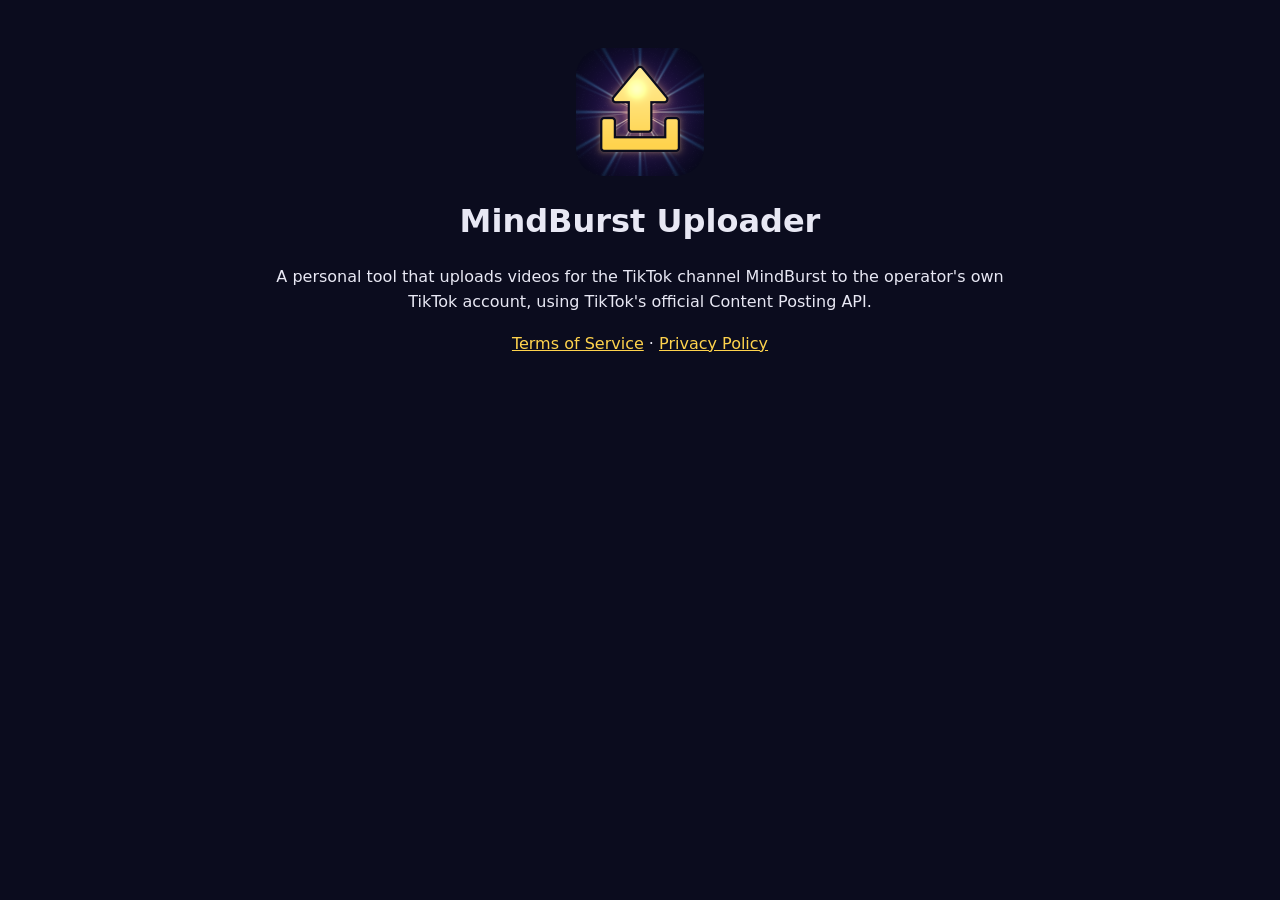
<file: index.html>
<!doctype html>
<html lang="en">
<head>
<meta charset="utf-8">
<meta name="viewport" content="width=device-width, initial-scale=1">
<title>MindBurst Uploader</title>
<link rel="stylesheet" href="style.css">
</head>
<body>
<main class="hero">
<img src="icon.png" alt="MindBurst Uploader icon">
<h1>MindBurst Uploader</h1>
<p>A personal tool that uploads videos for the TikTok channel MindBurst to the operator's own TikTok account, using TikTok's official Content Posting API.</p>
<p><a href="terms.html">Terms of Service</a> · <a href="privacy.html">Privacy Policy</a></p>
</main>
</body>
</html>
</file>
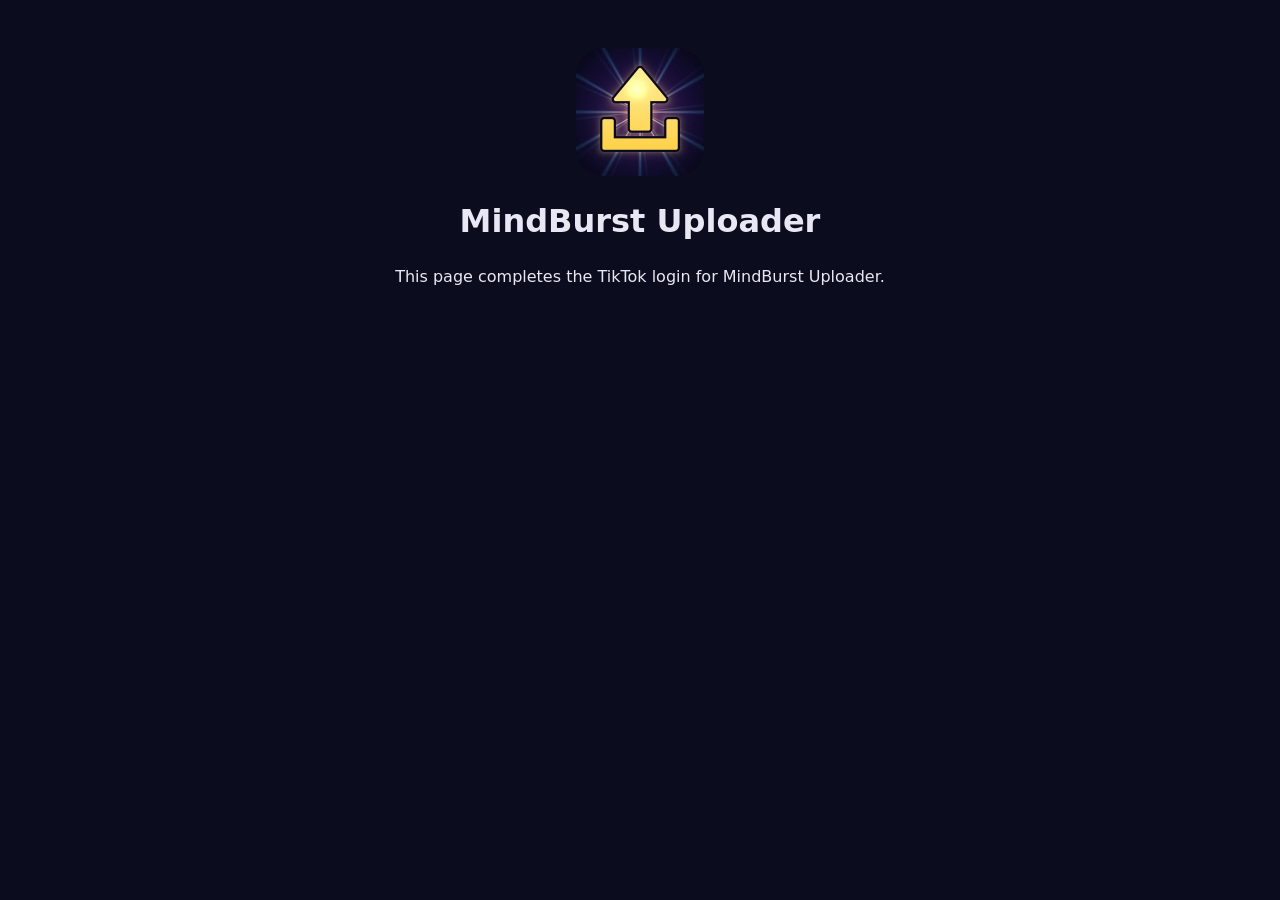
<file: callback.html>
<!doctype html>
<html lang="en">
<head>
<meta charset="utf-8">
<meta name="viewport" content="width=device-width, initial-scale=1">
<meta name="referrer" content="no-referrer">
<title>MindBurst Uploader – Login</title>
<link rel="stylesheet" href="style.css">
</head>
<body>
<main class="hero">
<img src="icon.png" alt="MindBurst Uploader icon">
<h1 id="title">Connecting…</h1>
<p id="msg">Forwarding the TikTok login to MindBurst Uploader on this computer.</p>
<p id="manual" hidden>If nothing happens, make sure the uploader is running and <a id="retry" href="#">try again</a>.</p>
</main>
<script>
  // TikTok leitet nach dem Login hierher (?code=...&state=...).
  // Diese Seite gibt die Parameter an das lokale Upload-Skript weiter (http://localhost:8080/callback).
  // Es wird nichts gespeichert oder an andere Server gesendet.
  var q = window.location.search;
  var p = new URLSearchParams(q);
  var title = document.getElementById('title'), msg = document.getElementById('msg');
  if (p.get('error')) {
    title.textContent = 'Login cancelled';
    msg.textContent = 'TikTok reported: ' + (p.get('error_description') || p.get('error'));
  } else if (p.get('code')) {
    var target = 'http://localhost:8080/callback' + q;
    document.getElementById('retry').href = target;
    document.getElementById('manual').hidden = false;
    window.location.replace(target);
  } else {
    title.textContent = 'MindBurst Uploader';
    msg.textContent = 'This page completes the TikTok login for MindBurst Uploader.';
  }
</script>
</body>
</html>
</file>
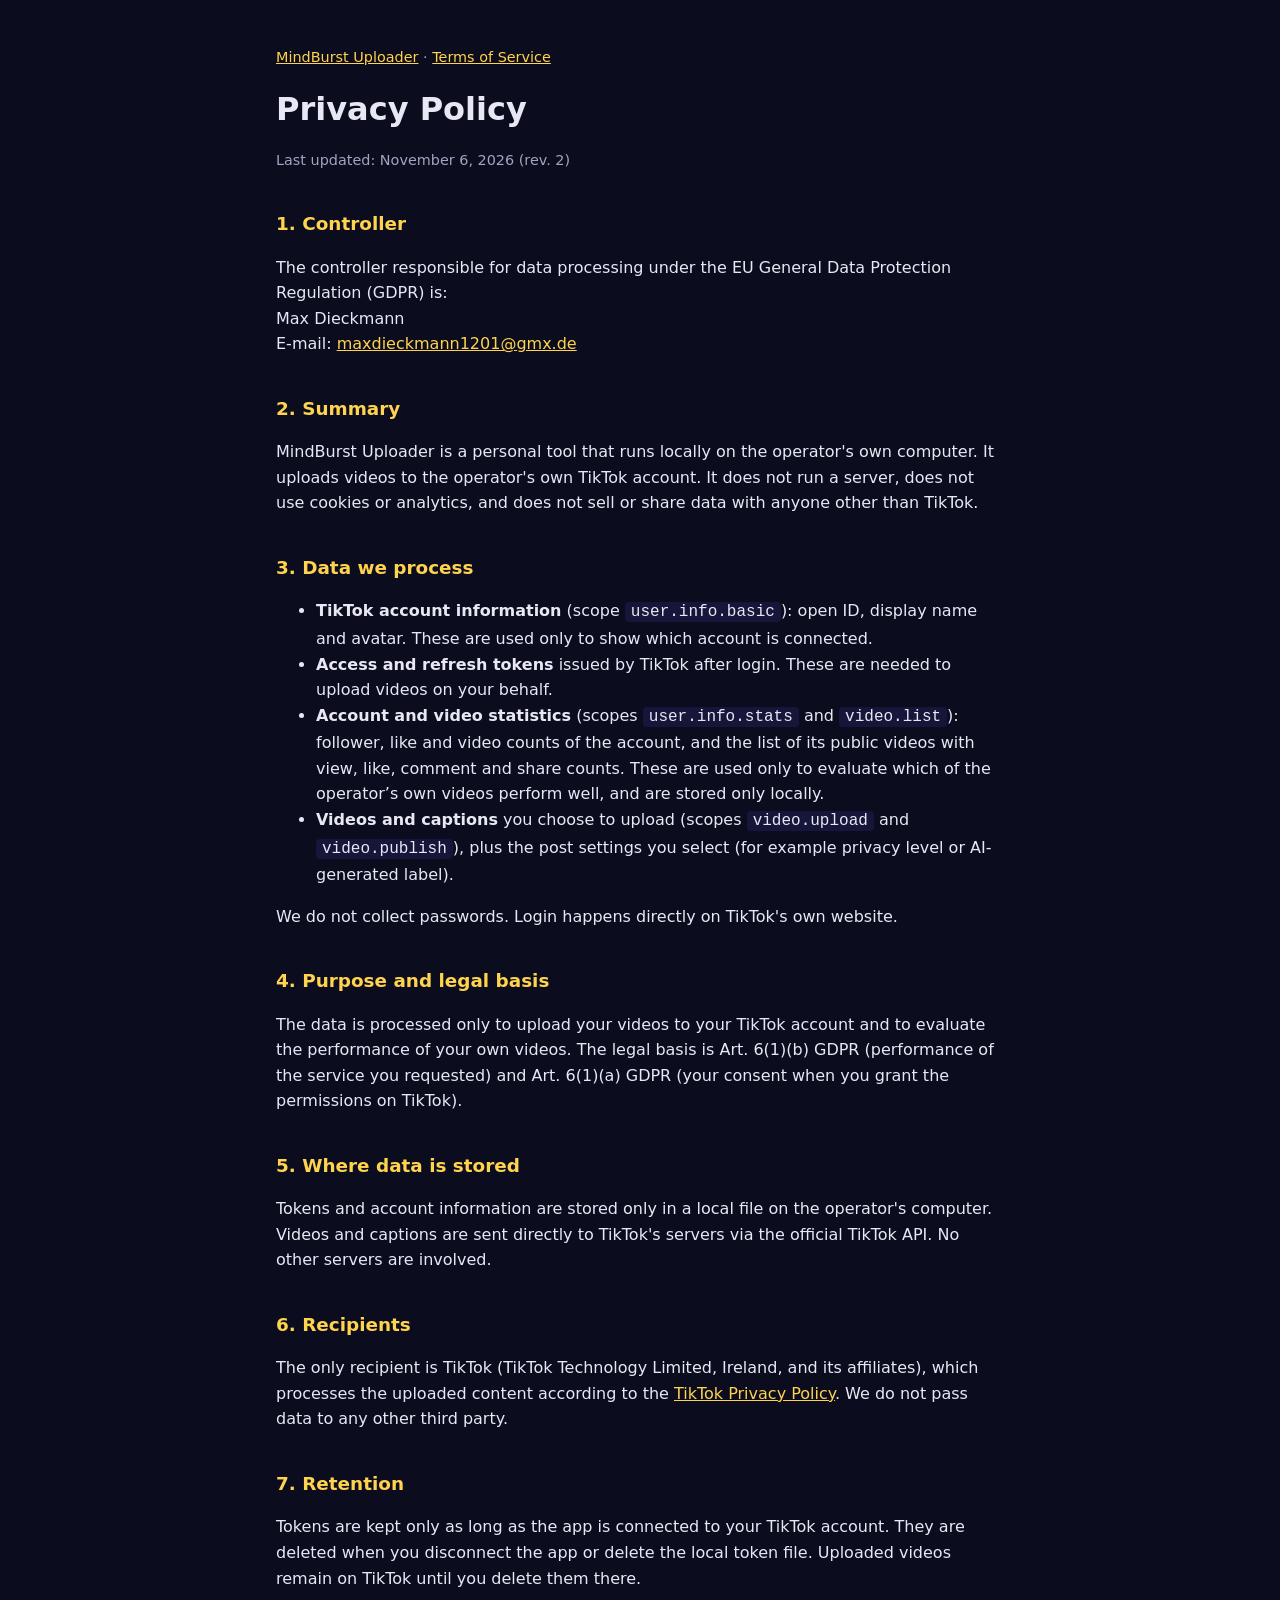
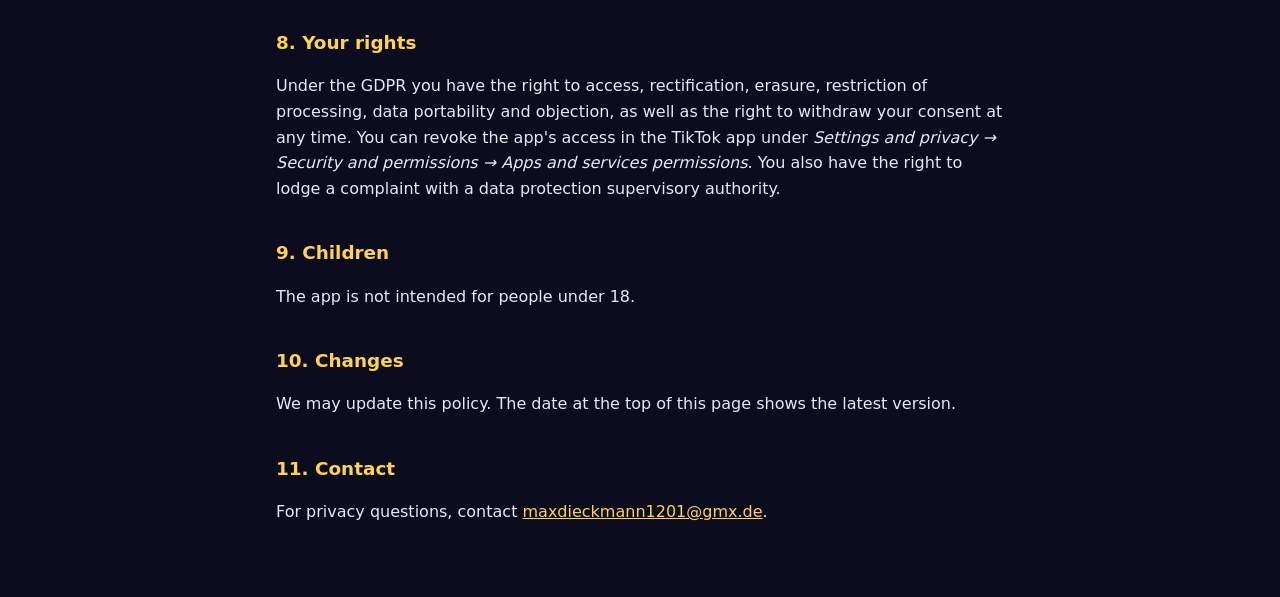
<file: privacy.html>
<!doctype html>
<html lang="en">
<head>
<meta charset="utf-8">
<meta name="viewport" content="width=device-width, initial-scale=1">
<title>Privacy Policy – MindBurst Uploader</title>
<link rel="stylesheet" href="style.css">
</head>
<body>
<main>
<p class="nav"><a href="index.html">MindBurst Uploader</a> · <a href="terms.html">Terms of Service</a></p>
<h1>Privacy Policy</h1>
<p class="meta">Last updated: November 6, 2026 (rev. 2)</p>

<h2>1. Controller</h2>
<p>The controller responsible for data processing under the EU General Data Protection Regulation (GDPR) is:<br>
Max Dieckmann<br>
E-mail: <a href="mailto:maxdieckmann1201@gmx.de">maxdieckmann1201@gmx.de</a></p>

<h2>2. Summary</h2>
<p>MindBurst Uploader is a personal tool that runs locally on the operator's own computer. It uploads videos to the operator's own TikTok account. It does not run a server, does not use cookies or analytics, and does not sell or share data with anyone other than TikTok.</p>

<h2>3. Data we process</h2>
<ul>
<li><strong>TikTok account information</strong> (scope <code>user.info.basic</code>): open ID, display name and avatar. These are used only to show which account is connected.</li>
<li><strong>Access and refresh tokens</strong> issued by TikTok after login. These are needed to upload videos on your behalf.</li>
<li><strong>Account and video statistics</strong> (scopes <code>user.info.stats</code> and <code>video.list</code>): follower, like and video counts of the account, and the list of its public videos with view, like, comment and share counts. These are used only to evaluate which of the operator’s own videos perform well, and are stored only locally.</li>
<li><strong>Videos and captions</strong> you choose to upload (scopes <code>video.upload</code> and <code>video.publish</code>), plus the post settings you select (for example privacy level or AI-generated label).</li>
</ul>
<p>We do not collect passwords. Login happens directly on TikTok's own website.</p>

<h2>4. Purpose and legal basis</h2>
<p>The data is processed only to upload your videos to your TikTok account and to evaluate the performance of your own videos. The legal basis is Art. 6(1)(b) GDPR (performance of the service you requested) and Art. 6(1)(a) GDPR (your consent when you grant the permissions on TikTok).</p>

<h2>5. Where data is stored</h2>
<p>Tokens and account information are stored only in a local file on the operator's computer. Videos and captions are sent directly to TikTok's servers via the official TikTok API. No other servers are involved.</p>

<h2>6. Recipients</h2>
<p>The only recipient is TikTok (TikTok Technology Limited, Ireland, and its affiliates), which processes the uploaded content according to the <a href="https://www.tiktok.com/legal/privacy-policy-eea">TikTok Privacy Policy</a>. We do not pass data to any other third party.</p>

<h2>7. Retention</h2>
<p>Tokens are kept only as long as the app is connected to your TikTok account. They are deleted when you disconnect the app or delete the local token file. Uploaded videos remain on TikTok until you delete them there.</p>

<h2>8. Your rights</h2>
<p>Under the GDPR you have the right to access, rectification, erasure, restriction of processing, data portability and objection, as well as the right to withdraw your consent at any time. You can revoke the app's access in the TikTok app under <em>Settings and privacy → Security and permissions → Apps and services permissions</em>. You also have the right to lodge a complaint with a data protection supervisory authority.</p>

<h2>9. Children</h2>
<p>The app is not intended for people under 18.</p>

<h2>10. Changes</h2>
<p>We may update this policy. The date at the top of this page shows the latest version.</p>

<h2>11. Contact</h2>
<p>For privacy questions, contact <a href="mailto:maxdieckmann1201@gmx.de">maxdieckmann1201@gmx.de</a>.</p>
</main>
</body>
</html>
</file>
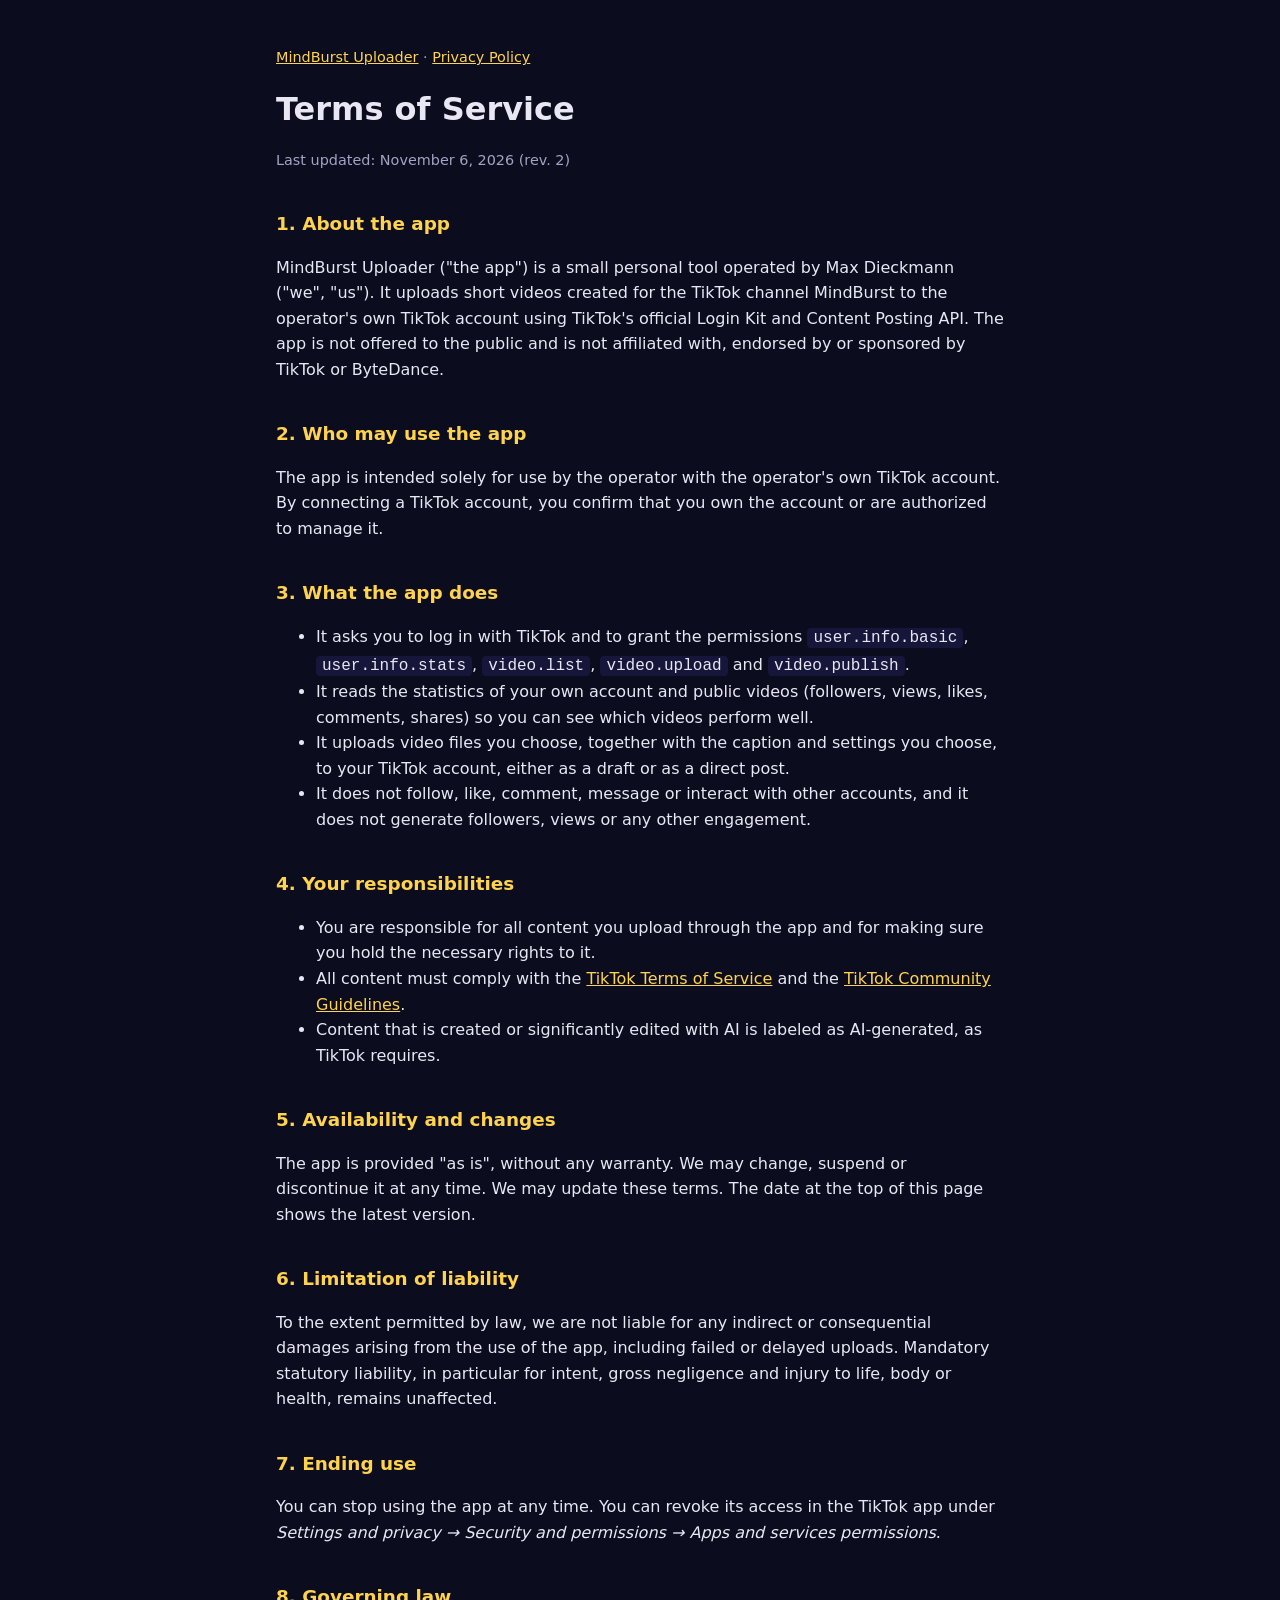
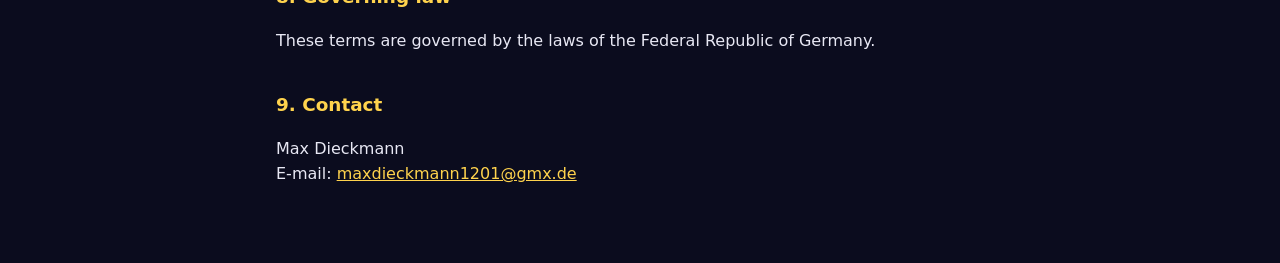
<file: terms.html>
<!doctype html>
<html lang="en">
<head>
<meta charset="utf-8">
<meta name="viewport" content="width=device-width, initial-scale=1">
<title>Terms of Service – MindBurst Uploader</title>
<link rel="stylesheet" href="style.css">
</head>
<body>
<main>
<p class="nav"><a href="index.html">MindBurst Uploader</a> · <a href="privacy.html">Privacy Policy</a></p>
<h1>Terms of Service</h1>
<p class="meta">Last updated: November 6, 2026 (rev. 2)</p>

<h2>1. About the app</h2>
<p>MindBurst Uploader ("the app") is a small personal tool operated by Max Dieckmann ("we", "us"). It uploads short videos created for the TikTok channel MindBurst to the operator's own TikTok account using TikTok's official Login Kit and Content Posting API. The app is not offered to the public and is not affiliated with, endorsed by or sponsored by TikTok or ByteDance.</p>

<h2>2. Who may use the app</h2>
<p>The app is intended solely for use by the operator with the operator's own TikTok account. By connecting a TikTok account, you confirm that you own the account or are authorized to manage it.</p>

<h2>3. What the app does</h2>
<ul>
<li>It asks you to log in with TikTok and to grant the permissions <code>user.info.basic</code>, <code>user.info.stats</code>, <code>video.list</code>, <code>video.upload</code> and <code>video.publish</code>.</li>
<li>It reads the statistics of your own account and public videos (followers, views, likes, comments, shares) so you can see which videos perform well.</li>
<li>It uploads video files you choose, together with the caption and settings you choose, to your TikTok account, either as a draft or as a direct post.</li>
<li>It does not follow, like, comment, message or interact with other accounts, and it does not generate followers, views or any other engagement.</li>
</ul>

<h2>4. Your responsibilities</h2>
<ul>
<li>You are responsible for all content you upload through the app and for making sure you hold the necessary rights to it.</li>
<li>All content must comply with the <a href="https://www.tiktok.com/legal/terms-of-service">TikTok Terms of Service</a> and the <a href="https://www.tiktok.com/community-guidelines">TikTok Community Guidelines</a>.</li>
<li>Content that is created or significantly edited with AI is labeled as AI-generated, as TikTok requires.</li>
</ul>

<h2>5. Availability and changes</h2>
<p>The app is provided "as is", without any warranty. We may change, suspend or discontinue it at any time. We may update these terms. The date at the top of this page shows the latest version.</p>

<h2>6. Limitation of liability</h2>
<p>To the extent permitted by law, we are not liable for any indirect or consequential damages arising from the use of the app, including failed or delayed uploads. Mandatory statutory liability, in particular for intent, gross negligence and injury to life, body or health, remains unaffected.</p>

<h2>7. Ending use</h2>
<p>You can stop using the app at any time. You can revoke its access in the TikTok app under <em>Settings and privacy → Security and permissions → Apps and services permissions</em>.</p>

<h2>8. Governing law</h2>
<p>These terms are governed by the laws of the Federal Republic of Germany.</p>

<h2>9. Contact</h2>
<p>Max Dieckmann<br>E-mail: <a href="mailto:maxdieckmann1201@gmx.de">maxdieckmann1201@gmx.de</a></p>
</main>
</body>
</html>
</file>
<file: style.css>
:root { --bg: #0b0c1e; --card: #15163a; --text: #e8e8f4; --muted: #a3a3c2; --accent: #ffd34d; }
* { box-sizing: border-box; }
body { margin: 0; background: var(--bg); color: var(--text); font: 16px/1.6 system-ui, -apple-system, "Segoe UI", sans-serif; }
main { max-width: 760px; margin: 0 auto; padding: 32px 16px 64px; }
h1 { font-size: 2rem; margin: 0.4em 0 0.2em; }
h2 { font-size: 1.15rem; margin-top: 2em; color: var(--accent); }
a { color: var(--accent); }
code { background: var(--card); padding: 1px 6px; border-radius: 4px; }
.meta, .nav { color: var(--muted); font-size: 0.9rem; }
.hero { text-align: center; padding-top: 48px; }
.hero img { width: 128px; height: 128px; border-radius: 28px; }
</file>
